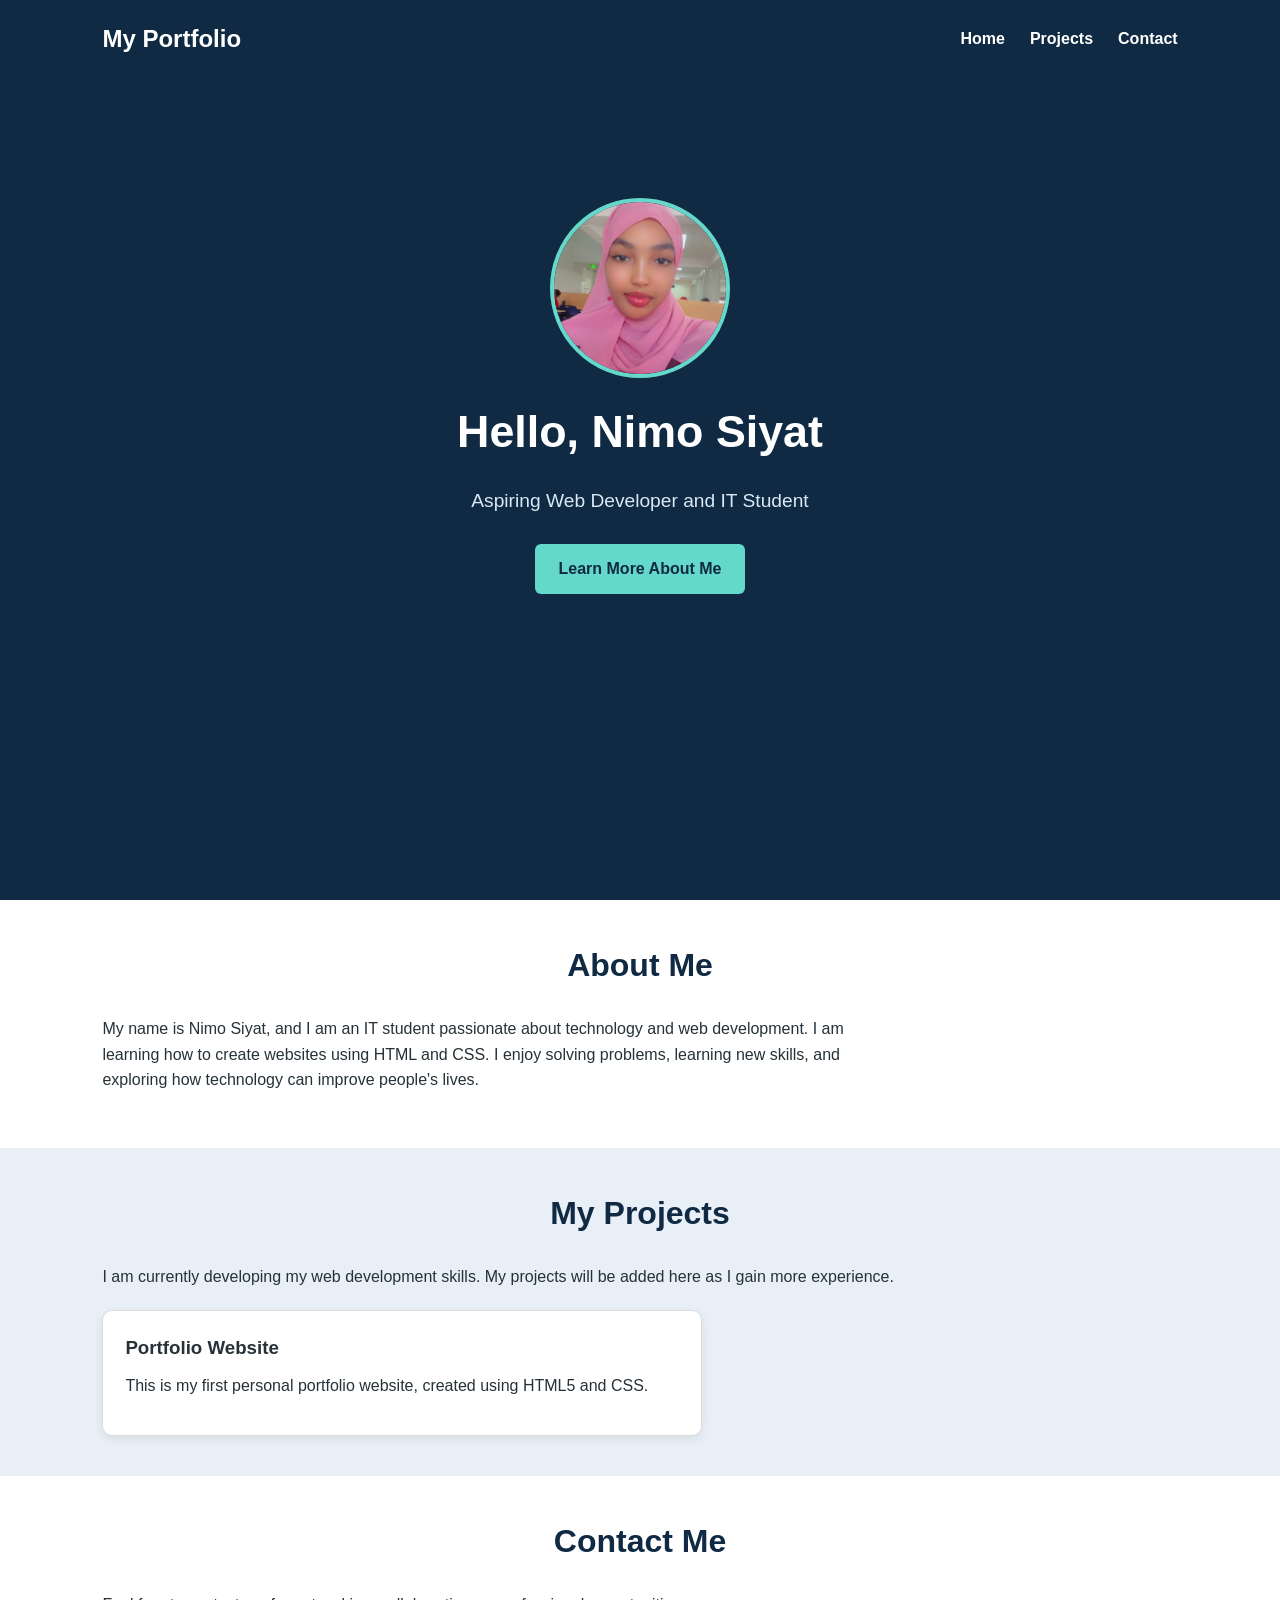
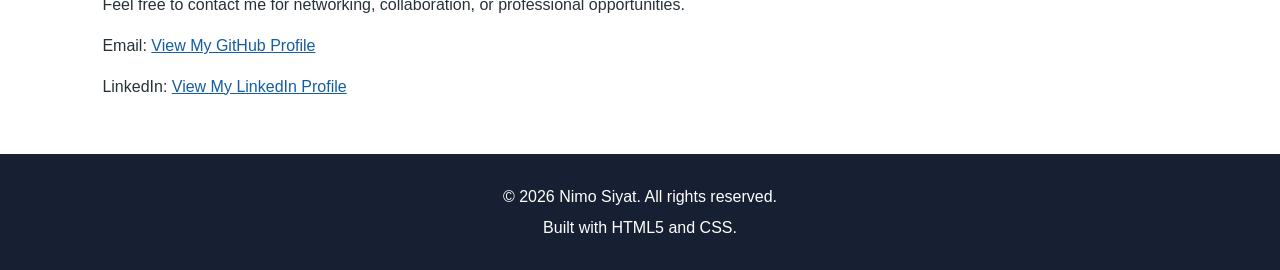
<file: index.html>
<!DOCTYPE html>
<html lang="en">
<head>
    <meta charset="UTF-8">
    <meta name="viewport" content="width=device-width, initial-scale=1.0">

    <meta name="description" content="My personal portfolio website">

    <title>My Portfolio | Home</title>

    <link rel="stylesheet" href="CSS/style.css">
</head>

<body>

    <header class="hero" id="home">

        <nav class="navbar" aria-label="Main navigation">
            <a href="#home" class="logo">My Portfolio</a>

            <ul class="nav-links">
                <li><a href="#home">Home</a></li>
                <li><a href="projects.html">Projects</a></li>
                <li><a href="#contact">Contact</a></li>
            </ul>
        </nav>

        <div class="hero-content">

            <img
                src="images/profile.jpeg"
                alt="A professional photo of Your Name"
                class="profile-photo"
                width="180"
                height="180"
            >

            <h1>Hello, Nimo Siyat</h1>

            <p class="tagline">
                Aspiring Web Developer and IT Student
            </p>

            <a href="#about" class="btn">Learn More About Me</a>

        </div>

    </header>


    <main>

        <section class="about section" id="about">

            <h2>About Me</h2>

            <p>
                My name is Nimo Siyat, and I am an IT student
                passionate about technology and web development.
                I am learning how to create websites using HTML
                and CSS. I enjoy solving problems, learning new
                skills, and exploring how technology can improve
                people's lives.
            </p>

        </section>


        
        <section class="projects section" id="projects">

            <h2>My Projects</h2>

            <p>
                I am currently developing my web development skills.
                My projects will be added here as I gain more
                experience.
            </p>

            <div class="project-card">
                <h3>Portfolio Website</h3>

                <p>
                    This is my first personal portfolio website,
                    created using HTML5 and CSS.
                </p>
            </div>

        </section>


        <section class="contact section" id="contact">

            <h2>Contact Me</h2>

            <p>
                Feel free to contact me for networking,
                collaboration, or professional opportunities.
            </p>

            <p>
                Email:
                <a href="mailto:qwnashwaq@gmail.com>
                    qwnashwaq@gmail.com
                </a>
            </p>

            <p>
                GitHub:
                <a href="https://gitHub.com/NimoSiyat"
                   target="_blank"
                   rel="noopener noreferrer">
                    View My GitHub Profile
                </a>
            </p>

            <p>
                LinkedIn:
                <a href="https://www.linkedin.com/in/Nimo Siyat/"
                   target="_blank"
                   rel="noopener noreferrer">
                    View My LinkedIn Profile
                </a>
            </p>

        </section>

    </main>


    <footer class="footer">

        <p>
            &copy; 2026 Nimo Siyat. All rights reserved.
        </p>

        <p>Built with HTML5 and CSS.</p>
        <script src="script.js"></script>

    </footer>

</body>
</html>
</file>
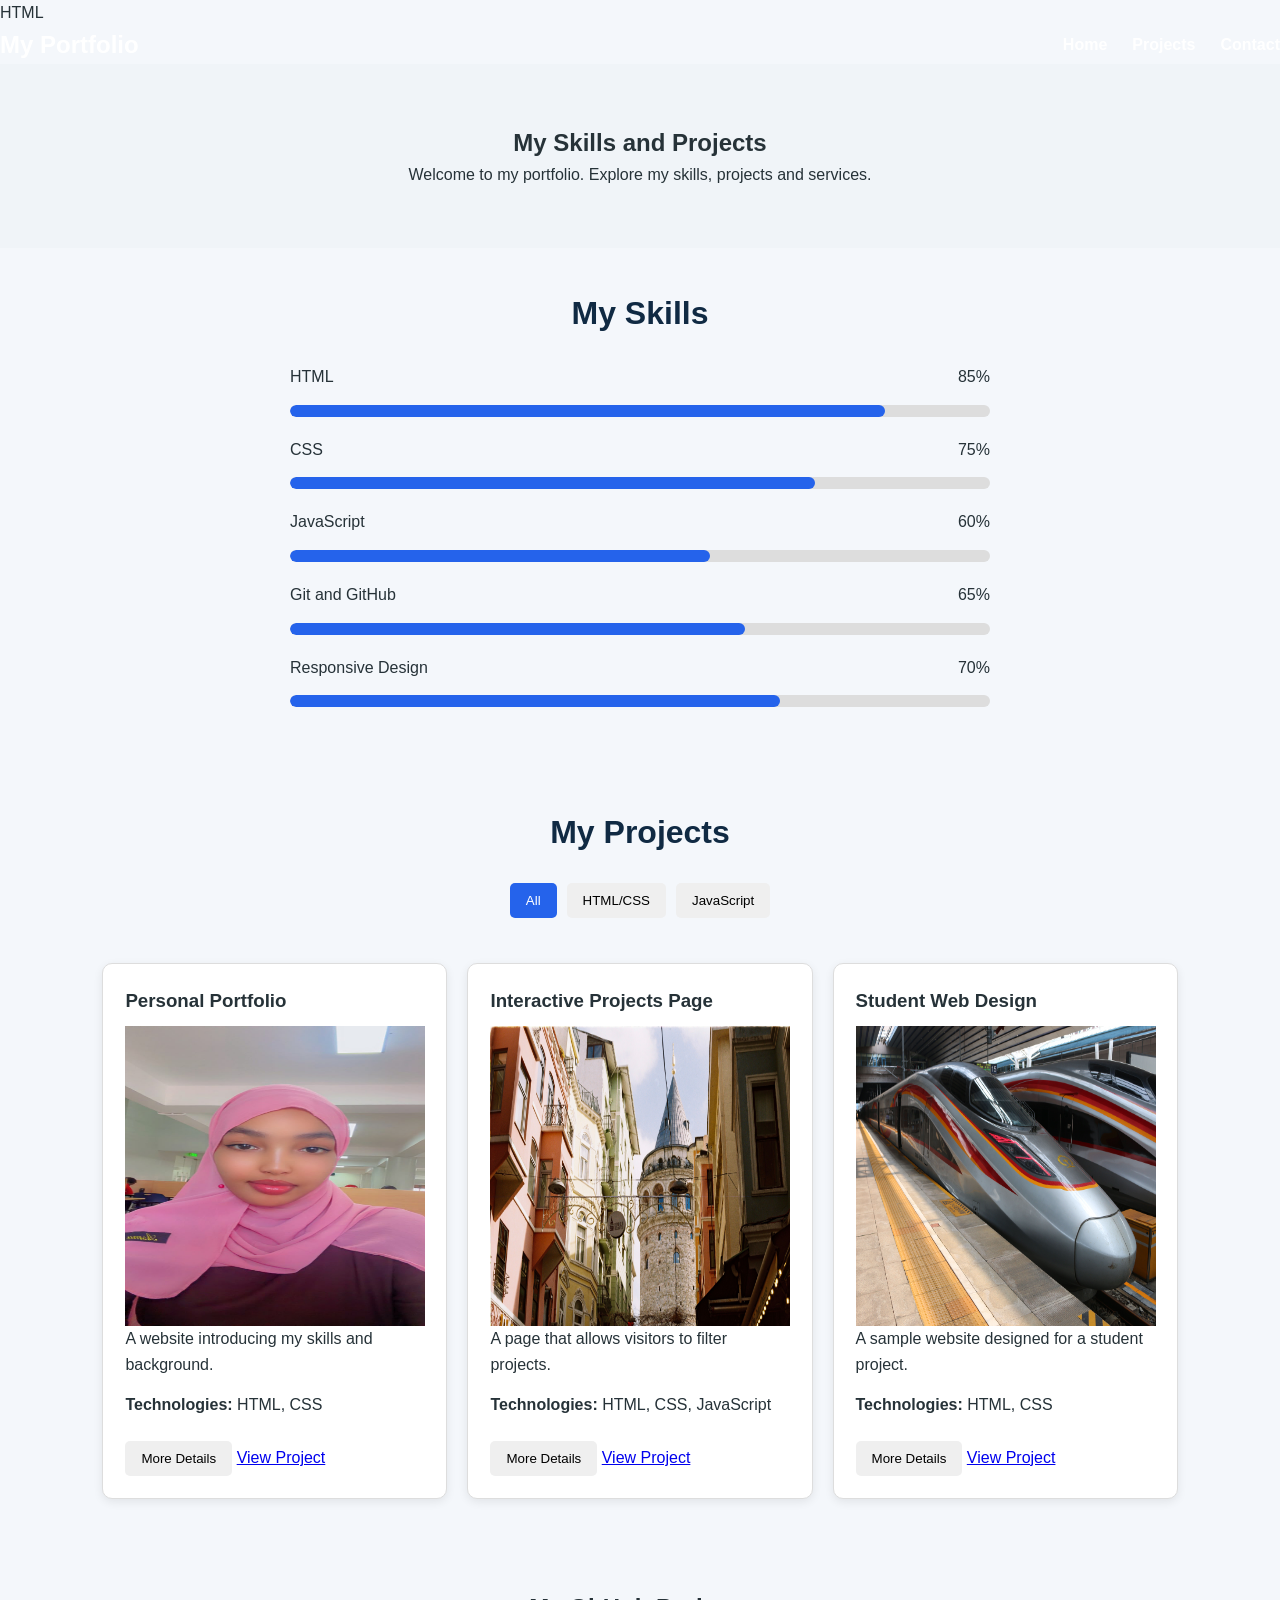
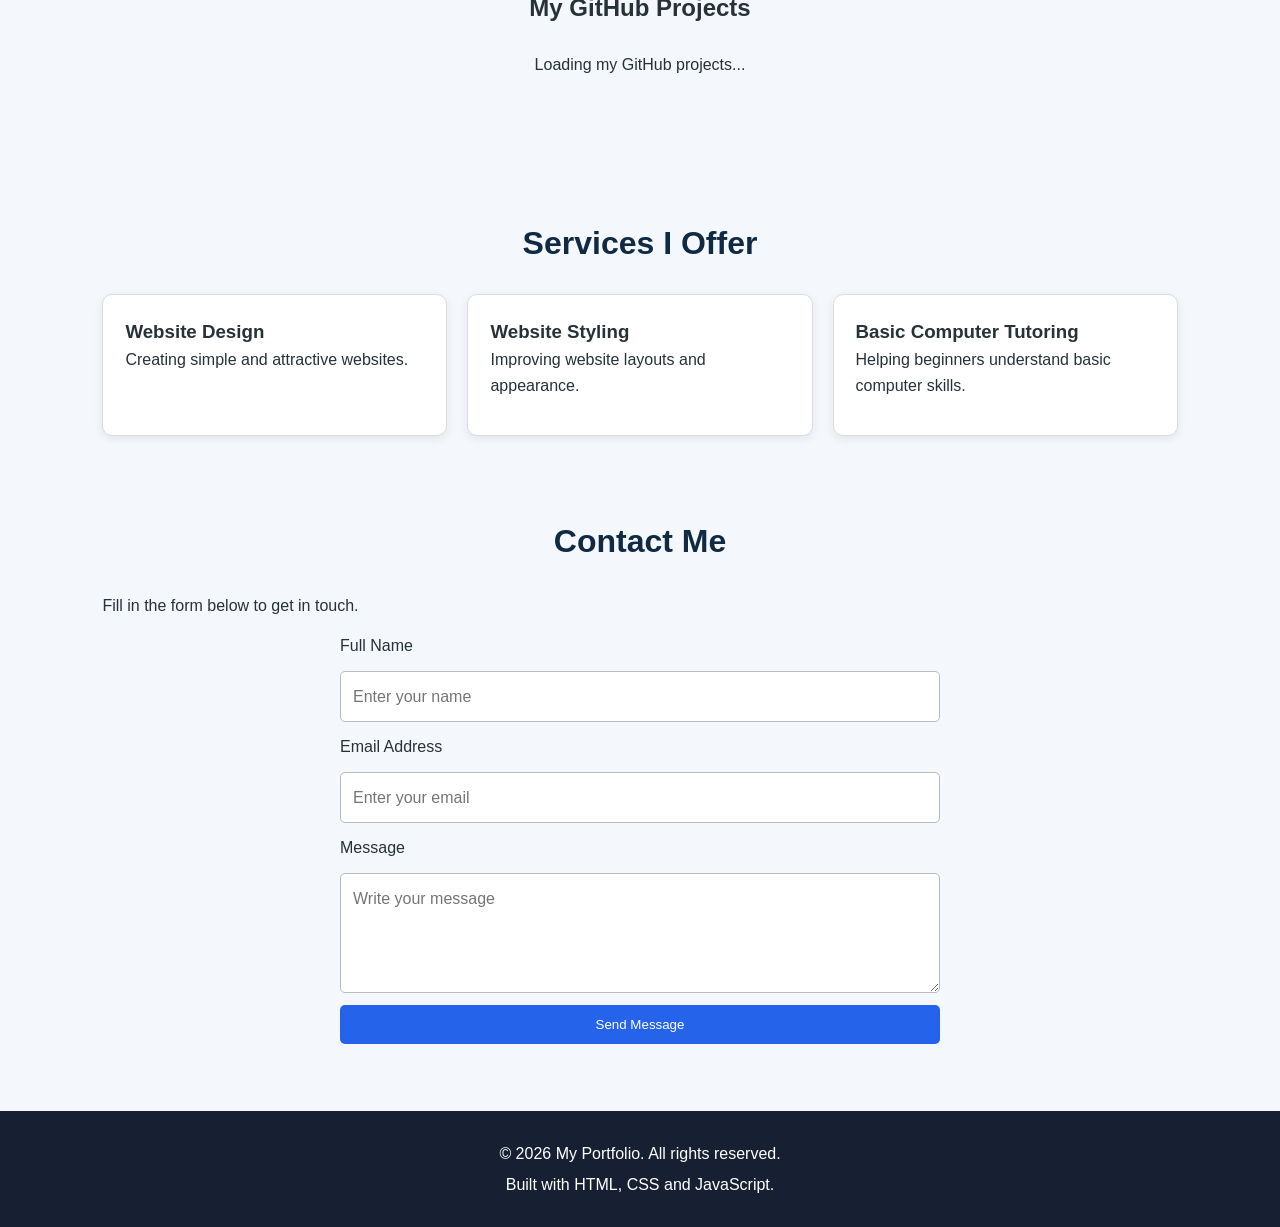
<file: projects.html>
HTML

<!DOCTYPE html>
<html lang="en">
<head>
    <meta charset="UTF-8">
    <meta name="viewport" content="width=device-width, initial-scale=1.0">

    <title>My Projects | My Portfolio</title>

    <!-- Connect the CSS file -->
    <link rel="stylesheet" href="CSS/style.css">
</head>

<body>

    <!-- Navigation bar -->
    <header>
        <nav class="navbar">
            <a href="index.html" class="logo">My Portfolio</a>

            <ul class="nav-links">
                <li><a href="index.html">Home</a></li>
                <li><a href="projects.html">Projects</a></li>
                <li><a href="#contact">Contact</a></li>
            </ul>
        </nav>
    </header>

    <main>

        <!-- Page introduction -->
        <section class="page-intro">
            <h1>My Skills and Projects</h1>
            <p>Welcome to my portfolio. Explore my skills,
               projects and services.</p>
        </section>

        <!-- Skills section -->
        <section id="skills" class="section">
            <h2>My Skills</h2>

            <div class="skills-container">

                <div class="skill">
                    <p>HTML <span>85%</span></p>
                    <div class="progress">
                        <div class="progress-bar" style="width:85%"></div>
                    </div>
                </div>

                <div class="skill">
                    <p>CSS <span>75%</span></p>
                    <div class="progress">
                        <div class="progress-bar" style="width:75%"></div>
                    </div>
                </div>

                <div class="skill">
                    <p>JavaScript <span>60%</span></p>
                    <div class="progress">
                        <div class="progress-bar" style="width:60%"></div>
                    </div>
                </div>

                <div class="skill">
                    <p>Git and GitHub <span>65%</span></p>
                    <div class="progress">
                        <div class="progress-bar" style="width:65%"></div>
                    </div>
                </div>

                <div class="skill">
                    <p>Responsive Design <span>70%</span></p>
                    <div class="progress">
                        <div class="progress-bar" style="width:70%"></div>
                    </div>
                </div>

            </div>
        </section>

        <!-- Projects section -->
        <section id="projects" class="section">
            <h2>My Projects</h2>

            <!-- Filter buttons -->
            <div class="filter-buttons">
                <button class="filter-btn active"
                        data-filter="all">All</button>

                <button class="filter-btn"
                        data-filter="html">HTML/CSS</button>

                <button class="filter-btn"
                        data-filter="javascript">JavaScript</button>
            </div>

            <!-- Project cards -->
            <div class="projects-container">

                <article class="project-card" data-category="html">
                    <h3>Personal Portfolio</h3>

                     <img
                       src="images/profile.jpeg"
                       alt="personal portfolio"
                       loading="lazy"
                       width="300"
                       height="300"
                    >
                    
                    <p>A website introducing my skills and background.</p>
                    <p><strong>Technologies:</strong> HTML, CSS</p>
                    <button class="details-btn"
                            aria-expanded="false">More Details</button>
                    <p class="project-details" hidden>
                        This project demonstrates website structure,
                        styling and navigation.
                    </p>
                    <a href="index.html">View Project</a>
                </article>

                <article class="project-card" data-category="javascript">
                    <h3>Interactive Projects Page</h3>

                    <img
                      src="images/profile2.jpg"
                      alt="interactive project"
                      loading="lazy"
                      width="300"
                      height="300"
                    >

                    <p>A page that allows visitors to filter projects.</p>
                    <p><strong>Technologies:</strong> HTML, CSS, JavaScript</p>
                    <button class="details-btn"
                            aria-expanded="false">More Details</button>
                    <p class="project-details" hidden>
                        JavaScript handles project filtering and
                        expands additional information.
                    </p>
                    <a href="projects.html">View Project</a>
                </article>

                <article class="project-card" data-category="html">
                    <h3>Student Web Design</h3>

                    <img
                      src="images/profile1.jpg"
                      alt=" web design"
                      loading="lazy"
                      width="300"
                      height="300"
                      >

                    <p>A sample website designed for a student project.</p>
                    <p><strong>Technologies:</strong> HTML, CSS</p>
                    <button class="details-btn"
                            aria-expanded="false">More Details</button>
                    <p class="project-details" hidden>
                        This project demonstrates layout, typography
                        and responsive styling.
                    </p>
                    <a href="projects.html">View Project</a>
                </article>

            </div>
        </section>

        <section id="github-projects">
  <h2>My GitHub Projects</h2>

  <p id="api-status" role="status" aria-live="polite">
    Loading my GitHub projects...
  </p>

  <div id="github-repos" class="repo-grid"></div>
</section>

        <!-- Services section -->
        <section id="services" class="section">
            <h2>Services I Offer</h2>

            <div class="services-container">
                <div class="service-card">
                    <h3>Website Design</h3>
                    <p>Creating simple and attractive websites.</p>
                </div>

                <div class="service-card">
                    <h3>Website Styling</h3>
                    <p>Improving website layouts and appearance.</p>
                </div>

                <div class="service-card">
                    <h3>Basic Computer Tutoring</h3>
                    <p>Helping beginners understand basic computer skills.</p>
                </div>
            </div>
        </section>

        <!-- Contact form -->
        <section id="contact" class="section">
            <h2>Contact Me</h2>
            <p>Fill in the form below to get in touch.</p>

            <form id="contact-form" novalidate>

                <label for="name">Full Name</label>
                <input type="text" id="name" name="name"
                       placeholder="Enter your name" required>

                <label for="email">Email Address</label>
                <input type="email" id="email" name="email"
                       placeholder="Enter your email" required>

                <label for="message">Message</label>
                <textarea id="message" name="message"
                          placeholder="Write your message"
                          required></textarea>

                <button type="submit">Send Message</button>

                <p id="form-feedback" role="status"
                   aria-live="polite"></p>
            </form>
        </section>

    </main>

    <!-- Footer -->
    <footer class="footer">
        <p>&copy; 2026 My Portfolio. All rights reserved.</p>
        <p>Built with HTML, CSS and JavaScript.</p>
    </footer>

    <!-- Connect JavaScript -->
    <script src="script.js"></script>

</body>
</html>
</file>
<file: CSS/style.css>
/* 1. GENERAL PAGE SETTINGS */

* {
    margin: 0;
    padding: 0;
    box-sizing: border-box;
}

html {
    scroll-behavior: smooth;
    scroll-padding-top: 20px;
}

body {
    font-family: Arial, Helvetica, sans-serif;
    line-height: 1.6;
    color: #263238;
    background-color: #f4f7fb;
}


/* 2. HERO SECTION */

.hero {
    background-color: #102a43;
    color: white;
    min-height: 100vh;
    padding: 20px 8%;
}


/* 3. NAVIGATION BAR */

.navbar {
    display: flex;
    justify-content: space-between;
    align-items: center;
    gap: 20px;
    flex-wrap: wrap;
}

.logo {
    color: white;
    text-decoration: none;
    font-size: 1.5rem;
    font-weight: bold;
}

.nav-links {
    display: flex;
    list-style: none;
    gap: 25px;
    flex-wrap: wrap;
}

.nav-links a {
    color: white;
    text-decoration: none;
    font-weight: bold;
}

.nav-links a:hover,
.nav-links a:focus {
    color: #64d8cb;
}


/* 4. HERO CONTENT */

.hero-content {
    min-height: 75vh;
    display: flex;
    flex-direction: column;
    justify-content: center;
    align-items: center;
    text-align: center;
    gap: 18px;
    padding: 40px 0;
}

.profile-photo {
    width: 180px;
    height: 180px;
    object-fit: cover;
    border-radius: 50%;
    border: 4px solid #64d8cb;
}

.hero-content h1 {
    font-size: 2.8rem;
}

.tagline {
    font-size: 1.2rem;
    color: #d9e8f5;
}


/* 5. BUTTON */

.btn {
    display: inline-block;
    background-color: #64d8cb;
    color: #102a43;
    text-decoration: none;
    padding: 12px 24px;
    border-radius: 6px;
    font-weight: bold;
    margin-top: 10px;
}

.btn:hover,
.btn:focus {
    background-color: white;
}


/* 6. GENERAL SECTIONS */

.section {
    padding: 70px 10%;
}

.section h2 {
    font-size: 2rem;
    color: #102a43;
    margin-bottom: 20px;
}

.section p {
    max-width: 800px;
    margin-bottom: 15px;
}


/* 7. ABOUT SECTION */

.about {
    background-color: white;
}


/* 8. PROJECTS SECTION */

.projects {
    background-color: #e8eff7;
}

.project-card {
    background-color: white;
    padding: 25px;
    border-radius: 10px;
    margin-top: 20px;
    max-width: 600px;
    border-left: 5px solid #64d8cb;
}

.project-card h3 {
    margin-bottom: 10px;
}


/* 9. CONTACT SECTION */

.contact {
    background-color: white;
}

.contact a {
    color: #145da0;
    overflow-wrap: anywhere;
}

.contact a:hover,
.contact a:focus {
    color: #102a43;
}


/* 10. FOOTER */

.footer {
    background-color: #102a43;
    color: white;
    text-align: center;
    padding: 25px 10%;
}

.footer p {
    margin: 5px 0;
}


/* 11. RESPONSIVE DESIGN FOR PHONES */

@media screen and (max-width: 600px) {

    .hero {
        padding: 20px 5%;
        min-height: auto;
    }

    .navbar {
        flex-direction: column;
        gap: 15px;
    }

    .nav-links {
        justify-content: center;
        gap: 15px;
    }

    .hero-content {
        min-height: 65vh;
    }

    .hero-content h1 {
        font-size: 2rem;
    }

    .tagline {
        font-size: 1rem;
    }

    .profile-photo {
        width: 145px;
        height: 145px;
    }

    .section {
        padding: 45px 6%;
    }

    .section h2 {
        font-size: 1.7rem;
    }

    .project-card {
        padding: 18px;
    }
}

/* Projects page introduction */
.page-intro {
    text-align: center;
    padding: 60px 20px;
    background: #f0f4f8;
}

.section {
    padding: 40px 8%;
}

.section h2 {
    text-align: center;
    margin-bottom: 25px;
}

/* Skills */
.skills-container {
    max-width: 700px;
    margin: auto;
}

.skill {
    margin-bottom: 20px;
}

.skill p {
    display: flex;
    justify-content: space-between;
}

.progress {
    height: 12px;
    background: #ddd;
    border-radius: 10px;
    overflow: hidden;
}

.progress-bar {
    height: 100%;
    background: #2563eb;
    border-radius: 10px;
}

/* Project cards */
.filter-buttons {
    display: flex;
    justify-content: center;
    flex-wrap: wrap;
    gap: 10px;
    margin-bottom: 25px;
}

.filter-btn,
.details-btn {
    padding: 10px 16px;
    border: none;
    border-radius: 5px;
    cursor: pointer;
}

.filter-btn.active {
    background: #2563eb;
    color: white;
}

.projects-container,
.services-container {
    display: grid;
    grid-template-columns: repeat(3, minmax(0, 1fr));
    gap: 20px;
}

.project-card,
.service-card {
    padding: 22px;
    border-radius: 10px;
    border: 1px solid #ddd;
    background: white;
    box-shadow: 0 3px 10px rgba(0, 0, 0, 0.08);
}

.project-card h3,
.service-card h3 {
    margin-top: 0;
}

.project-card a {
    display: inline-block;
    margin-top: 12px;
}

.project-details {
    padding: 10px;
    background: #f0f4f8;
    border-radius: 5px;
}

/* Contact form */
#contact-form {
    max-width: 600px;
    margin: auto;
    display: flex;
    flex-direction: column;
    gap: 12px;
}

#contact-form input,
#contact-form textarea {
    width: 100%;
    box-sizing: border-box;
    padding: 12px;
    border: 1px solid #bbb;
    border-radius: 5px;
    font: inherit;
}

#contact-form textarea {
    min-height: 120px;
    resize: vertical;
}

#contact-form button {
    padding: 12px;
    border: none;
    border-radius: 5px;
    background: #2563eb;
    color: white;
    cursor: pointer;
}

#form-feedback {
    overflow-wrap: anywhere;
}

/* Footer */
.footer {
    text-align: center;
    padding: 25px;
    background: #172033;
    color: white;
}

/* Mobile responsive layout */
@media (max-width: 768px) {
    .projects-container,
    .services-container {
        grid-template-columns: 1fr;
    }

    .section {
        padding: 30px 5%;
    }

    .navbar {
        flex-wrap: wrap;
    }
}

/* Live GitHub projects */
#github-projects {
  padding: 50px 20px;
  text-align: center;
}

#github-projects h2 {
  margin-bottom: 25px;
}

.repo-grid {
  display: grid;
  grid-template-columns: repeat(
    auto-fit,
    minmax(240px, 1fr)
  );
  gap: 20px;
  max-width: 1100px;
  margin: 25px auto;
}

.repo-card {
  padding: 20px;
  border: 1px solid #ccc;
  border-radius: 10px;
  text-align: left;
  overflow-wrap: anywhere;
}

.repo-card h3 {
  margin-top: 0;
}

.repo-card a {
  display: inline-block;
  margin-top: 10px;
  color: #0969da;
  text-decoration: none;
}

.repo-card a:hover {
  text-decoration: underline;
}

#api-status {
  margin: 15px 0;
}
</file>
